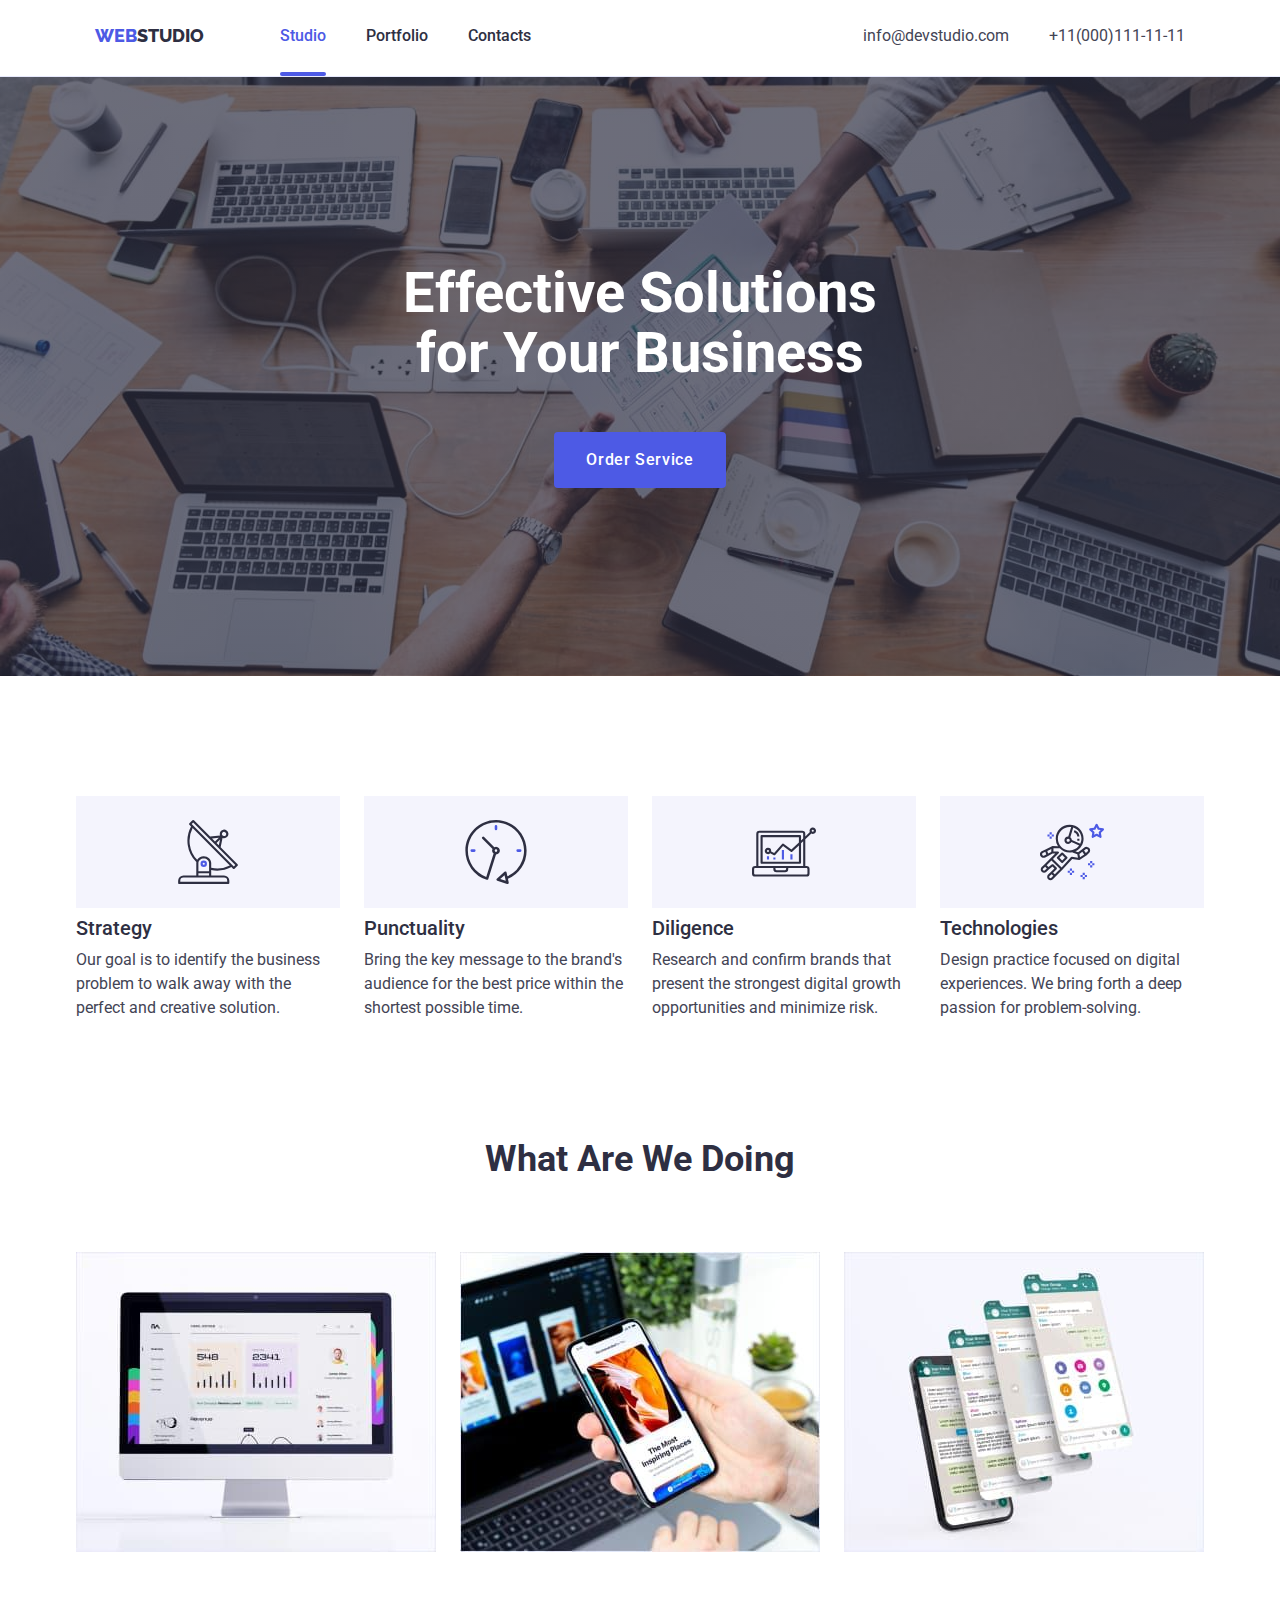
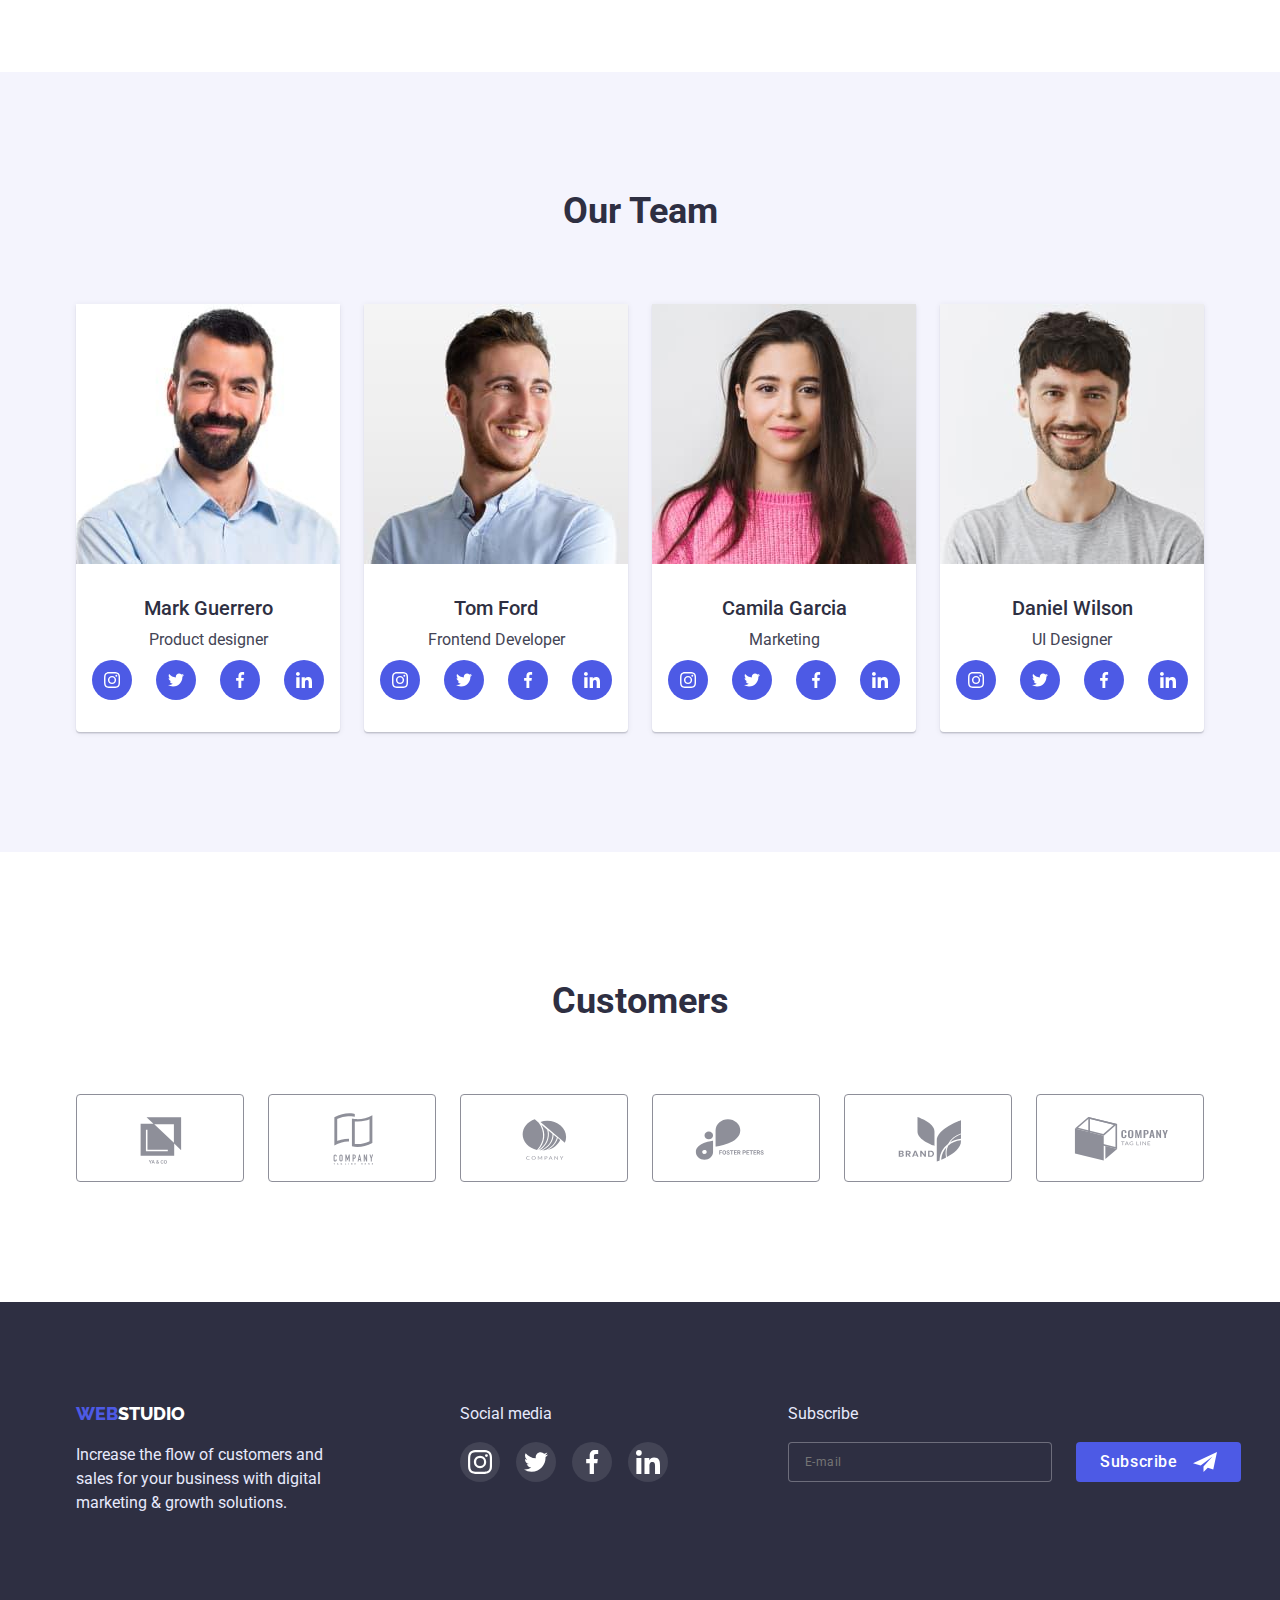
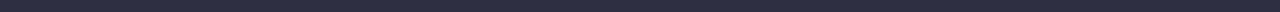
<file: index.html>
<!DOCTYPE html>
<html lang="en">
  <head>
    <meta charset="UTF-8">
    <meta http-equiv="X-UA-Compatible" content="IE=edge">
    <meta name="viewport" content="width=device-width, initial-scale=1.0">
    <title>Web-Studio</title>
<link href="https://cdn.jsdelivr.net/npm/modern-normalize@1.1.0/modern-normalize.min.css" rel="stylesheet">
    <link href="https://fonts.googleapis.com" rel="preconnect">
    <link href="https://fonts.gstatic.com" rel="preconnect" crossorigin>
    <link href="https://fonts.googleapis.com/css2?family=Raleway:wght@800&family=Roboto:wght@400;500;700;900&display=swap" rel="stylesheet">
    <link href="./css/styles.css" rel="stylesheet">
  </head>
  <body>
    <header class="section page-header">
      <div class="container header-container">
        <nav class="nav-header">
          <a class="logo-link" href="./index.html">WEB<span class="logo-dark">STUDIO</span>
          </a>
          <ul class="nav-header list">
            <li class="item">
              <a class="link nav current" href="./index.html">Studio</a></li>
            <li class="item">
              <a class="link nav" href="./portfolio.html">Portfolio</a>
            </li>
            <li class="item">
              <a class="link nav" href>Contacts</a></li>
          </ul>
        </nav>
        <address class="address-header">
          <ul class="list-address list">
            <li class="item">
              <a class="mail link" href="mailto:info@devstudio.com">info@devstudio.com</a>
            </li>
            <li class="item">
              <a class="phone-link" href="tel:+110001111111">+11(000)111-11-11</a>
            </li>
          </ul>
        </address>
      </div>
    </header>
    <main>
      <section class="section hero">
        <div class="container">
          <h1 class="hero-title">Effective Solutions <br> for Your Business</h1>
          <button class="btn hero-button pointer" type="button" data-modal-open>Order Service</button>
        </div>
      </section>
      <section class="section section-advantage">
        <div class="container">
          <h2 class="visually-hidden">Our advantage</h2>
          <ul class="list-advantage list">
            <li class="advantage-item icon-antenna">
              <svg class="feature-icon" width="64" height="64"><use href="./images2/icons.svg#icon-antenna"></use>
              </svg>
              <h3 class="list-title">Strategy</h3>
              <p class="list-text">
                Our goal is to identify the business problem to walk away with the
                perfect and creative solution.
              </p>
            </li>
            <li class="advantage-item icon-clock">
              <svg class="feature-icon" width="64" height="64"><use href="./images2/icons.svg#icon-clock"></use>
              </svg>
              <h3 class="list-title">Punctuality</h3>
              <p class="list-text">
                Bring the key message to the brand's audience for the best price
                within the shortest possible time.
              </p>
            </li>
            <li class="advantage-item icon-diagram">
              <svg class="feature-icon" width="64" height="64"><use href="./images2/icons.svg#icon-diagram"></use>
            </svg>
              <h3 class="list-title">Diligence</h3>
              <p class="list-text">
                Research and confirm brands that present the strongest digital
                growth opportunities and minimize risk.
              </p>
            </li>
            <li class="advantage-item icon-astronaut">
              <svg class="feature-icon" width="64" height="64"><use href="./images2/icons.svg#icon-astronaut"></use>
            </svg>
              <h3 class="list-title">Technologies</h3>
              <p class="list-text">
                Design practice focused on digital experiences. We bring forth a
                deep passion for problem-solving.
              </p>
            </li>
          </ul>
        </div>
      </section>
      <section class="section section-doing">
        <div class="container">
          <h2 class="section-title doing">What Are We Doing</h2>
          <ul class="list-doing list">
            <li class="doing img">
              <img src="./Images/img3.jpg" alt="Gadgets" width="360">
            </li>
            <li class="doing img">
              <img src="./Images/img2.jpg" alt="Gadgets" width="360">
            </li>
            <li class="doing img">
              <img src="./Images/img1.jpg" alt="Gadgets" width="360">
            </li>
          </ul>
        </div>
      </section>
      <section class="section section-team">
        <div class="container">
          <h2 class="section-title team">Our Team</h2>
          <ul class="team list">
            <li class="team-worker img">
              <img src="./Images/markguerrero.jpg" alt="Employee" width="264">
              <div class="team-content">
                <h3 class="worker">Mark Guerrero</h3>
                <p class="worker-title">Product designer</p>
                <ul class="social-list_team list">
                  <li class="social-list_icon_team"><a class="social-link" href>
                    <svg class="social-icon" width="16" height="16">
                      <use href="./images2/icons.svg#icon-instagram"></use>
                    </svg>
                  </a></li>
                  <li class="social-list_icon_team"><a class="social-link" href>
                    <svg class="social-icon" width="16" height="16">
                      <use href="./images2/icons.svg#icon-twitter"></use>
                    </svg>
                  </a></li>
                  <li class="social-list_icon_team"><a class="social-link" href>
                    <svg class="social-icon" width="16" height="16">
                      <use href="./images2/icons.svg#icon-facebook"></use>
                    </svg>
                  </a></li>
                  <li class="social-list_icon_team"><a class="social-link" href>
                    <svg class="social-icon" width="16" height="16">
                      <use href="./images2/icons.svg#icon-linkedin"></use>
                    </svg>
                  </a></li>
                </ul>
              </div>
            </li>
            <li class="team-worker img">
              <img src="./Images/tomford.jpg" alt="Employee" width="264">
              <div class="team-content">
                <h3 class="worker">Tom Ford</h3>
                <p class="worker-title">Frontend Developer</p>
                <ul class="social-list_team list">
                  <li class="social-list_icon_team"><a class="social-link" href>
                    <svg class="social-icon" width="16" height="16">
                      <use href="./images2/icons.svg#icon-instagram"></use>
                    </svg>
                  </a></li>
                  <li class="social-list_icon_team"><a class="social-link" href>
                    <svg class="social-icon" width="16" height="16">
                      <use href="./images2/icons.svg#icon-twitter"></use>
                    </svg>
                  </a>
                </li>
                  <li class="social-list_icon_team"><a class="social-link" href>
                    <svg class="social-icon" width="16" height="16">
                      <use href="./images2/icons.svg#icon-facebook"></use>
                    </svg>
                  </a>
                </li>
                  <li class="social-list_icon_team"><a class="social-link" href>
                    <svg class="social-icon" width="16" height="16">
                      <use href="./images2/icons.svg#icon-linkedin"></use>
                    </svg>
                  </a>
                </li>
                </ul>
              </div>
            </li>
            <li class="team-worker img">
              <img src="./Images/camilagarcia.jpg" alt="Employee" width="264">
              <div class="team-content">
                <h3 class="worker">Camila Garcia</h3>
                <p class="worker-title">Marketing</p>
                <ul class="social-list_team list">
                  <li class="social-list_icon_team"><a class="social-link" href>
                    <svg class="social-icon" width="16" height="16">
                      <use href="./images2/icons.svg#icon-instagram"></use>
                  </svg>
                  </a>
                  </li>
                  <li class="social-list_icon_team"><a class="social-link" href>
                    <svg class="social-icon" width="16" height="16">
                      <use href="./images2/icons.svg#icon-twitter"></use>
                    </svg>
                  </a>
                  </li>
                  <li class="social-list_icon_team"><a class="social-link" href>
                    <svg class="social-icon" width="16" height="16">
                      <use href="./images2/icons.svg#icon-facebook"></use>
                    </svg>
                  </a>
                  </li>
                  <li class="social-list_icon_team"><a class="social-link" href>
                    <svg class="social-icon" width="16" height="16">
                      <use href="./images2/icons.svg#icon-linkedin"></use>
                    </svg>
                  </a>
                  </li>
                </ul>
              </div>
            </li>
            <li class="team-worker img">
              <img src="./Images/danielwilson.jpg" alt="Employee" width="264">
              <div class="team-content">
                <h3 class="worker">Daniel Wilson</h3>
                <p class="worker-title">UI Designer</p>
                <ul class="social-list_team list">
                  <li class="social-list_icon_team"><a class="social-link" href>
                    <svg class="social-icon" width="16" height="16">
                      <use href="./images2/icons.svg#icon-instagram"></use>
                    </svg>
                  </a>
                  </li>
                  <li class="social-list_icon_team"><a class="social-link" href>
                    <svg class="social-icon" width="16" height="16">
                      <use href="./images2/icons.svg#icon-twitter"></use>
                    </svg>
                  </a>
                  </li>
                  <li class="social-list_icon_team"><a class="social-link" href>
                    <svg class="social-icon" width="16" height="16">
                      <use href="./images2/icons.svg#icon-facebook"></use>
                    </svg>
                  </a>
                  </li>
                  <li class="social-list_icon_team"><a class="social-link" href>
                    <svg class="social-icon" width="16" height="16">
                      <use href="./images2/icons.svg#icon-linkedin"></use>
                    </svg>
                  </a>
                  </li>
                </ul>
              </div>
            </li>
          </ul>
        </div>
      </section>
      <section class="section section-customers">
        <div class="container">
          <h2 class="section-title customers">Customers</h2>
          <ul class="list-customers list">
            <li class="customers-icon logo-one"><a class="customer-link" href>
              <svg class="customer-icon" width="104" height="56">
              <use href="./images2/icons.svg#icon-Logo1"></use>
            </svg></a>
          </li>
            <li class="customers-icon logo-two"><a class="customer-link" href>
              <svg class="customer-icon" width="104" height="56">
              <use href="./images2/icons.svg#icon-Logo2"></use>
            </svg></a>
          </li>
            <li class="customers-icon logo-three"><a class="customer-link" href>
              <svg class="customer-icon" width="104" height="56">
              <use href="./images2/icons.svg#icon-Logo3"></use>
            </svg></a>
          </li>
            <li class="customers-icon logo-four"><a class="customer-link" href>
              <svg class="customer-icon" width="104" height="56">
              <use href="./images2/icons.svg#icon-Logo4"></use>
            </svg></a>
          </li>
            <li class="customers-icon logo-five"><a class="customer-link" href>
              <svg class="customer-icon" width="104" height="56">
              <use href="./images2/icons.svg#icon-Logo5"></use>
            </svg></a>
          </li>
            <li class="customers-icon logo-six"><a class="customer-link" href>
              <svg class="customer-icon" width="104" height="56">
              <use href="./images2/icons.svg#icon-Logo6"></use>
            </svg></a>
          </li>
          </ul>

        </div>

      </section>
    </main>
    <footer class="section footer">
      <div class="container">
        <div class="wrapper">
          <div class="footer-cont">
            <a class="logo-link bottom" href="./index.html">WEB<span class="logo-light">STUDIO</span>
            </a>
            <p class="text">
              Increase the flow of customers and sales for your business with digital
              marketing & growth solutions.
            </p>
          </div>
          <div class="social-media icons">
            <p>Social media</p>
            <ul class="social-list list">
              <li class="social-list_icon">
                <a class="social-link_footer" href>
                  <svg class="social-icon_footer" width="24" height="24">
                      <use href="./images2/iconsfooter.svg#icon-instagramfooter"></use>
                    </svg></a>
              </li>
              <li class="social-list_icon">
                <a class="social-link_footer" href>
                  <svg class="social-icon_footer" width="24" height="24">
                      <use href="./images2/iconsfooter.svg#icon-twitterfooter"></use>
                    </svg></a>
              </li>
              <li class="social-list_icon">
                <a class="social-link_footer" href>
                  <svg class="social-icon_footer" width="24" height="24">
                      <use href="./images2/iconsfooter.svg#icon-facebookfooter"></use>
                    </svg></a>
              </li>
              <li class="social-list_icon">
                <a class="social-link_footer" href>
                  <svg class="social-icon_footer" width="24" height="24">
                      <use href="./images2/iconsfooter.svg#icon-linkedinfooter"></use>
                    </svg></a>
              </li>
            </ul>
          </div>
          <div class="subscribe">
            <p>Subscribe</p>
            <form class="subscribe-form" name="subscribe-form">
              <input class="email-input" type="email" name="user-email" id="user-email" 
              placeholder="E-mail" required>
            <div class="subscribe-icon">
              <button class="btn subscribe-button" type="submit">Subscribe</button>
              <svg class="icon-telegram" width="24" height="24">
                <use href="./images2/orders-icons.svg#icon-Telegram"></use>
              </svg>
            </div>
            </form>
          </div>
        </div>
      </div>
    </footer>
    <div class="backdrop is-hidden" data-modal>
            <div class="modal">
              <button class="btn modal-button" type="button" data-modal-close>
                <svg class="modal-icon" width="8px" height="8px">
                <use href="./images2/close-black.svg#icon-close-black-18dp"></use>
              </svg>
            </button>
            <p class="order-contacts">Leave your contacts and we will call you back</p>
            <form class="order_form" name="order-form">
              <label class="order-form-label" for="user-name">Name</label>
              <div class="order-form-group">
                <input class="order-form-field" type="text" name="user-name" id="user-name" required/>
                <svg class="order-form-icon" width="22" height="24">
                  <use href="./images2/orders-icons.svg#icon-person"></use>
                </svg>
              </div>
              <label class="order-form-label" for="user-phone">Phone</label>
              <div class="order-form-group">
                <input class="order-form-field" type="text" name="user-phone" id="user-phone" required/>
                <svg class="order-form-icon" width="18" height="24">
                  <use href="./images2/orders-icons.svg#icon-phone"></use>
                </svg>
              </div>
              <label class="order-form-label" for="user-mail">Email</label>
              <div class="order-form-group">
                <input class="order-form-field" type="text" name="user-mail" id="user-mail" required/>
                <svg class="order-form-icon" width="18" height="24">
                  <use href="./images2/orders-icons.svg#icon-email"></use>
                </svg>
              </div>
              <label class="order-form-label" for="user-comment">Comment</label>
              <textarea class="order-form-comment" name="user-comment" placeholder="Text input" id="user-comment"
               rows="6"></textarea>
              <div class="checkbox-field">
                <label class="order-agreement">
                    <input class="order-checkbox " type="checkbox" name="user-agreement"/>
                <span class="order-form-desc">
                  I accept the terms and conditions of the
                  <a class="order-link" href="">Privacy Policy</a>
                </span>
                </label>
              </div>
              <button class="btn button-send" type="submit">Send</button>
            </form>
            </div>
          </div>
     <script src="./js/modal.js"></script>     
  </body>
</html>
</file>
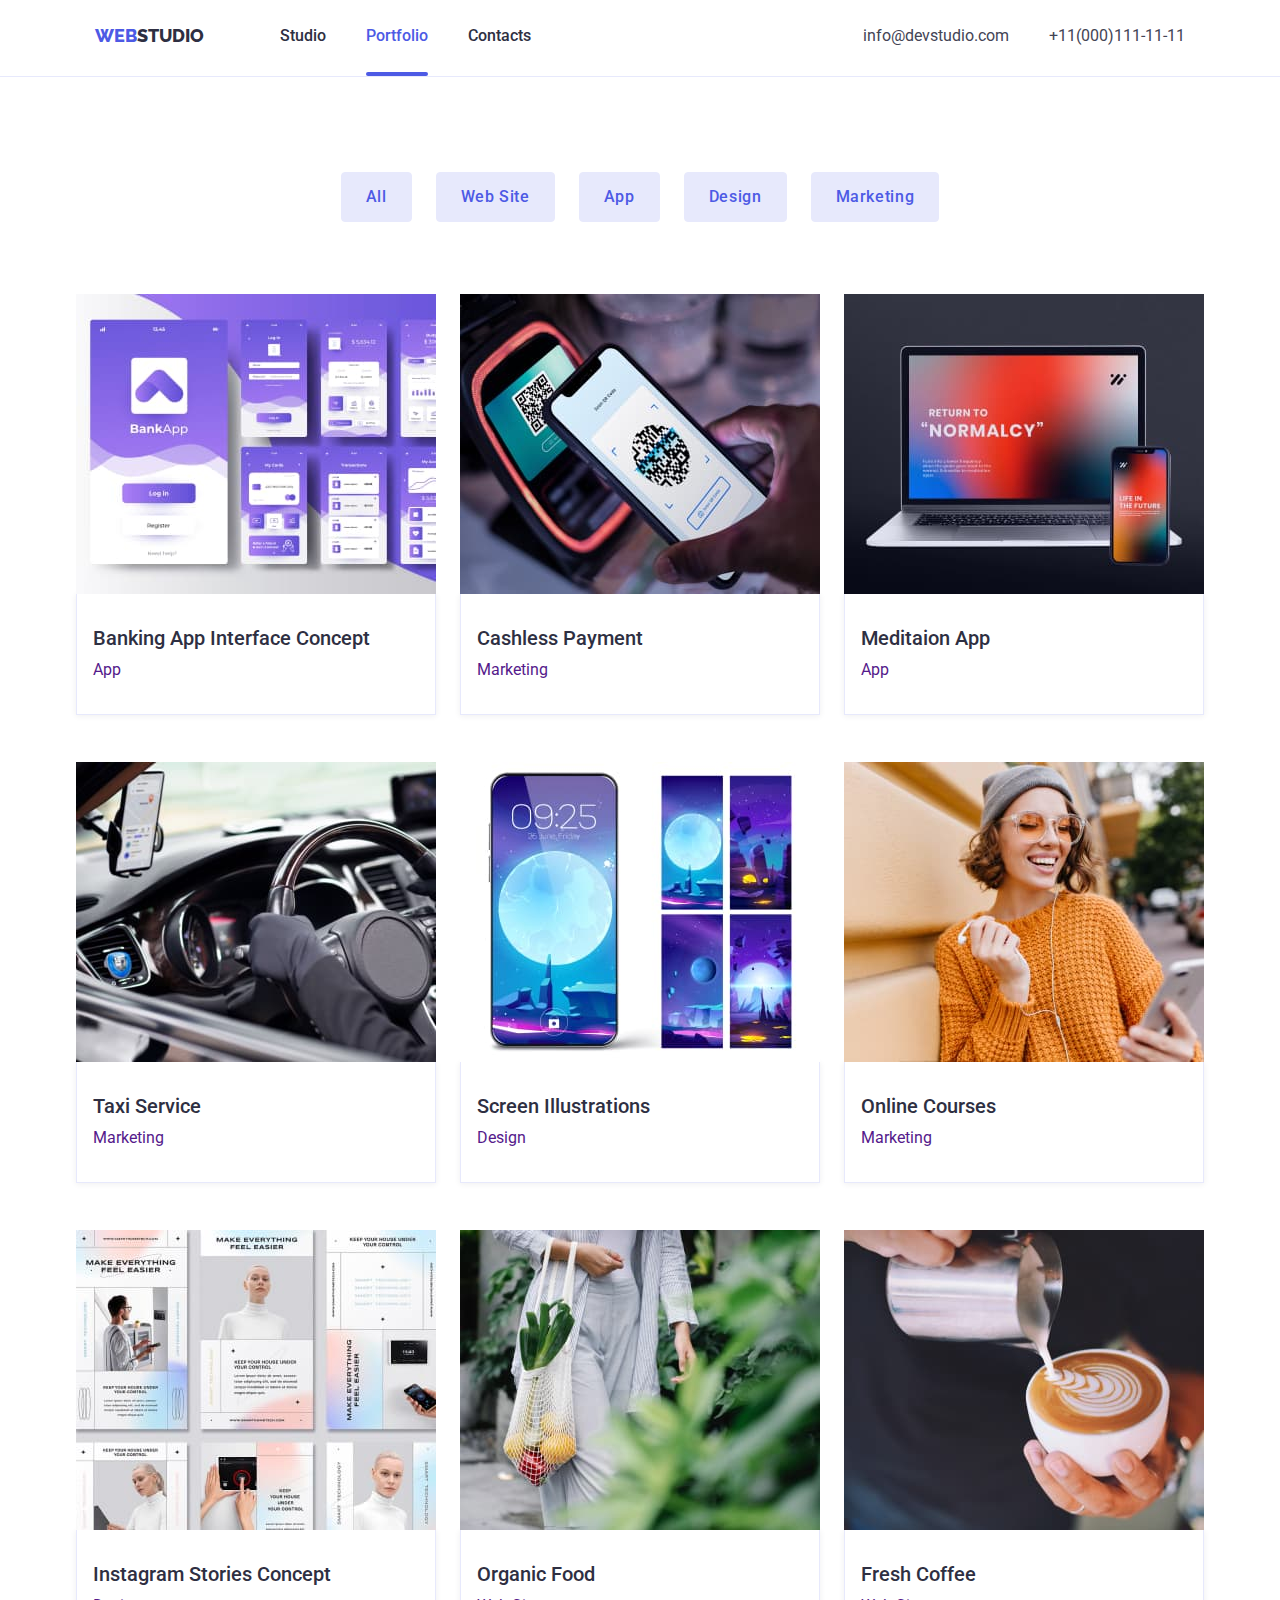
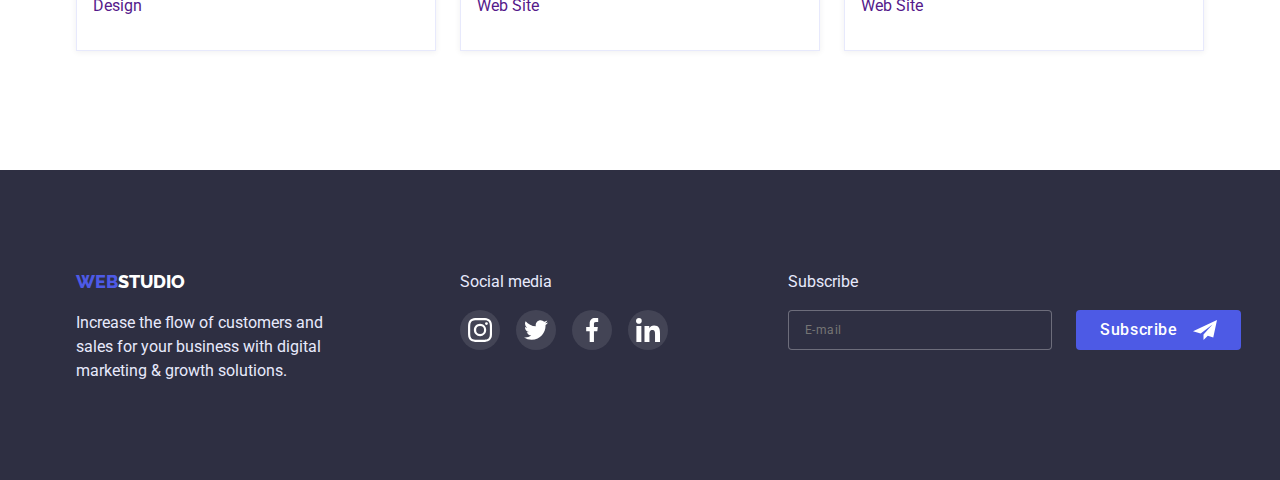
<file: portfolio.html>
<!DOCTYPE html>
<html lang="en">
  <head>
    <meta charset="UTF-8" />
    <meta http-equiv="X-UA-Compatible" content="IE=edge" />
    <meta name="viewport" content="width=device-width, initial-scale=1.0" />
    <title>Portfolio</title>
    <link
      rel="stylesheet"
      href="https://cdn.jsdelivr.net/npm/modern-normalize@1.1.0/modern-normalize.min.css"
    />
    <link rel="preconnect" href="https://fonts.googleapis.com" />
    <link rel="preconnect" href="https://fonts.gstatic.com" crossorigin />
    <link
      href="https://fonts.googleapis.com/css2?family=Raleway:wght@800&family=Roboto:wght@400;500;700&display=swap"
      rel="stylesheet"
    />
    <link rel="stylesheet" href="./css/styles.css" />
  </head>
  <body>
    <header class="section page-header">
      <div class="container header-container">
        <nav class="nav-header">
          <a class="logo-link" href="./index.html"
            >WEB<span class="logo-dark">STUDIO</span></a
          >
          <ul class="nav-header list">
            <li class="item"><a class="link nav" href="./index.html">Studio</a></li>
            <li class="item">
              <a class="link nav current" href="./portfolio.html">Portfolio</a>
            </li>
            <li class="item">
              <a class="link nav" href="">Contacts</a>
            </li>
          </ul>
        </nav>
        <address class="address-header">
          <ul class="list-address list">
            <li class="item">
              <a class="mail link" href="mailto:info@devstudio.com"
                >info@devstudio.com</a
              >
            </li>
            <li class="item">
              <a class="phone-link" href="tel:+110001111111">+11(000)111-11-11</a>
            </li>
          </ul>
        </address>
      </div>
    </header>
    <main>
      <section class="section portfolio-section">
        <div class="container">
          <h1 class="visually-hidden">Portfolio</h1>
          <ul class="btn-list list">
            <li class="btn-item">
              <button type="button" class="btn pointer">All</button>
            </li>
            <li class="btn-item">
              <button type="button" class="btn pointer">Web Site</button>
            </li>
            <li class="btn-item">
              <button type="button" class="btn pointer">App</button>
            </li>
            <li class="btn-item">
              <button type="button" class="btn pointer">Design</button>
            </li>
            <li class="btn-item">
              <button type="button" class="btn pointer">Marketing</button>
            </li>
          </ul>
          <ul class="list-portfolio list">
            <li class="portfolio-cards">
              <a class="link-cards" href="">
                <div class="link-cards-wrapper">
                  <img src="./images2/img.jpg" alt="Banking" width="360" />
                  <p class="overley">14 Stylish and User-Friendly App Design Concepts · Task Manager App · Calorie Tracker App · Exotic Fruit Ecommerce App · Cloud Storage App</p>
                </div>
                <div class="link-content">
                  <h2 class="apps">Banking App Interface Concept</h2>
                  <p class="img-title">App</p>
                </div>
              </a>
            </li>
            <li class="portfolio-cards">
              <a class="link-cards" href="">
                <div class="link-cards-wrapper">
                  <img src="./images2/imgsec.jpg" alt="Payment" width="360" />
                  <p class="overley">14 Stylish and User-Friendly App Design Concepts · Task Manager App · Calorie Tracker App · Exotic Fruit Ecommerce App · Cloud Storage App</p>
                </div>
                <div class="link-content">
                  <h2 class="apps">Cashless Payment</h2>
                  <p class="img-title">Marketing</p>
                </div>
              </a>
            </li>
            <li class="portfolio-cards">
              <a class="link-cards" href="">
                <div class="link-cards-wrapper">
                  <img src="./images2/imgth.jpg" alt="Meditation" width="360" />
                  <p class="overley">14 Stylish and User-Friendly App Design Concepts · Task Manager App · Calorie Tracker App · Exotic Fruit Ecommerce App · Cloud Storage App</p>
                </div>
                <div class="link-content">
                  <h2 class="apps">Meditaion App</h2>
                  <p class="img-title">App</p>
                </div>
              </a>
            </li>
            <li class="portfolio-cards">
              <a class="link-cards" href="">
                <div class="link-cards-wrapper">
                  <img src="./images2/imgfo.jpg" alt="Service" width="360" />
                  <p class="overley">14 Stylish and User-Friendly App Design Concepts · Task Manager App · Calorie Tracker App · Exotic Fruit Ecommerce App · Cloud Storage App</p>
                </div>
                <div class="link-content">
                  <h2 class="apps">Taxi Service</h2>
                  <p class="img-title">Marketing</p>
                </div>
              </a>
            </li>
            <li class="portfolio-cards">
              <a class="link-cards" href="">
                <div class="link-cards-wrapper">
                  <img src="./images2/imgfi.jpg" alt="Screen" width="360" />
                  <p class="overley">14 Stylish and User-Friendly App Design Concepts · Task Manager App · Calorie Tracker App · Exotic Fruit Ecommerce App · Cloud Storage App</p>
                </div>
                <div class="link-content">
                  <h2 class="apps">Screen Illustrations</h2>
                  <p class="img-title">Design</p>
                </div>
              </a>
            </li>
            <li class="portfolio-cards">
              <a class="link-cards" href="">
                <div class="link-cards-wrapper">
                  <img src="./images2/imgsix.jpg" alt="Courses" width="360" />
                  <p class="overley">14 Stylish and User-Friendly App Design Concepts · Task Manager App · Calorie Tracker App · Exotic Fruit Ecommerce App · Cloud Storage App</p>
                </div>
                <div class="link-content">
                  <h2 class="apps">Online Courses</h2>
                  <p class="img-title">Marketing</p>
                </div>
              </a>
            </li>
            <li class="portfolio-cards">
              <a class="link-cards" href="">
                <div class="link-cards-wrapper">
                  <img src="./images2/imgse.jpg" alt="Instagram" width="360" />
                  <p class="overley">14 Stylish and User-Friendly App Design Concepts · Task Manager App · Calorie Tracker App · Exotic Fruit Ecommerce App · Cloud Storage App</p>
                </div>
                <div class="link-content">
                  <h2 class="apps">Instagram Stories Concept</h2>
                  <p class="img-title">Design</p>
                </div>
              </a>
            </li>
            <li class="portfolio-cards">
              <a class="link-cards" href="">
                <div class="link-cards-wrapper">
                  <img src="./images2/imgei.jpg" alt="Food" width="360" />
                  <p class="overley">14 Stylish and User-Friendly App Design Concepts · Task Manager App · Calorie Tracker App · Exotic Fruit Ecommerce App · Cloud Storage App</p>
                </div>
                <div class="link-content">
                  <h2 class="apps">Organic Food</h2>
                  <p class="img-title">Web Site</p>
                </div>
              </a>
            </li>
            <li class="portfolio-cards">
              <a class="link-cards" href="">
                <div class="link-cards-wrapper">
                  <img src="./images2/imgni.jpg" alt="Coffee" width="360" />
                  <p class="overley">14 Stylish and User-Friendly App Design Concepts · Task Manager App · Calorie Tracker App · Exotic Fruit Ecommerce App · Cloud Storage App</p>
                </div>
                <div class="link-content">
                  <h2 class="apps">Fresh Coffee</h2>
                  <p class="img-title">Web Site</p>
                </div>
              </a>
            </li>
          </ul>
        </div>
      </section>
    </main>
    <footer class="section footer">
      <div class="container">
        <div class="wrapper">
          <div class="footer-cont">
            <a class="logo-link bottom" href="./index.html"
              >WEB<span class="logo-light">STUDIO</span></a
            >
            <p class="text">
              Increase the flow of customers and sales for your business with digital
              marketing & growth solutions.
            </p>
          </div>
          <div class="social-media icons">
            <p>Social media</p>
            <ul class="social-list list">
              <li class="social-list_icon">
                <a href="" class="social-link_footer"><svg class="social-icon_footer" width="24" height="24">
                      <use href="./images2/iconsfooter.svg#icon-instagramfooter"></use>
                    </svg></a>
              </li>
              <li class="social-list_icon">
                <a href="" class="social-link_footer"><svg class="social-icon_footer" width="24" height="24">
                      <use href="./images2/iconsfooter.svg#icon-twitterfooter"></use>
                    </svg></a>
              </li>
              <li class="social-list_icon">
                <a href="" class="social-link_footer"><svg class="social-icon_footer" width="24" height="24">
                      <use href="./images2/iconsfooter.svg#icon-facebookfooter"></use>
                    </svg></a>
              </li>
              <li class="social-list_icon">
                <a href="" class="social-link_footer"><svg class="social-icon_footer" width="24" height="24">
                      <use href="./images2/iconsfooter.svg#icon-linkedinfooter"></use>
                    </svg></a>
              </li>
            </ul>
          </div>
          <div class="subscribe">
            <p>Subscribe</p>
            <form class="subscribe-form" name="subscribe-form">
              <input class="email-input" type="email" name="user-email" id="user-email" placeholder="E-mail">
            <div class="subscribe-icon">
              <button class="btn subscribe-button" type="submit">Subscribe</button>
              <svg class="icon-telegram" width="24" height="24">
                <use href="./images2/orders-icons.svg#icon-Telegram"></use>
              </svg>
            </div>
            </form>
          </div>
        </div>
      </div>
        </div>
      </div>
    </footer>
  </body>
</html>
</file>
<file: css/styles.css>
:root {
--primary-text-color: #434455;
--title-text-color: #2E2F42;
--background-color: #FFFFFF;
--second-text-color: #ffffff;
--accent-color: #e7e9fc;
--primary-brand-color: #4d5ae5;
--pressed-state-color: #404bbf;
--succes-color: #32d0aa;
--succes-color-green: #31d0aa;
--subtle-text-color: #8e8f99;
--light-color: #f4f4fd;
--modal-overlay-color: #2e2f42;
--hero-background-color: #2e2f42;
/* --list-portfolio-gap: 24px;
--number: 3;
--n: 0; */
}
body {
    box-sizing: border-box;
    background-color: var(--background-color);
    color: var(--primary-text-color);
    font-size: 16px;
    font-family: Roboto, sans-serif;
    line-height: 1.5;
    padding-top: 76px;
}
.visually-hidden {
    position: absolute;
    overflow: hidden;
    clip: rect(0 0 0 0);
    width: 1px;
    height: 1px;
    margin: -1px;
    padding: 0;
    border: 0;
    white-space: nowrap;
    clip-path: inset(100%);
}
.section {
    padding-top: 120px;
    padding-bottom: 120px;
}
.container {
    width: 1158px;
    margin: 0 auto;
    padding-right: 15px;
    padding-left: 15px;
}
.list-advantage {
    display: flex;
    gap: 24px;
    justify-content: center;
}

/* .list-portfolio > .portfolio-cards {
    flex-basis: calc((100% - (var(--list-portfolio-gap) * var(--number -1))) / var(--number));
    margin-left: var(--list-portfolio-gap);
    margin-top: var(--list-portfolio-gap);
}  */

.list-doing {
    display: flex;
    gap: 24px;
    justify-content: center;
}
h1,
h2,
h3,
p {
margin-top: 0px;
margin-bottom: 0px;
}
ul {
    margin-top: 0px;
    margin-bottom: 0px;
    padding-left: 0px;
}
img {
    display: block;
    flex-wrap: wrap;
    max-width: 100%;
    height: auto;
} 
.page-header {
    position: fixed;
    top: 0;
    z-index: 100;
    width: 100%;
    margin: 0 auto;
    margin-top: 0px;
    margin-bottom: 0px;
    padding-top: 0px;
    padding-bottom: 0px;
    border-bottom: 1px solid var(--accent-color);
    background-color: var(--background-color);
    color: var(--title-text-color);
}
.list {
    list-style: none;
}
.team.list {
    display: flex;
    flex-wrap: wrap;
    gap: 24px;
    justify-content: center;
    text-align: center;
}
.team-worker {
    border-radius: 0px 0px 4px 4px;
    box-shadow: 0px 1px 6px rgba(46, 47, 66, 0.08), 0px 1px 1px rgba(46, 47, 66, 0.16), 0px 2px 1px rgba(46, 47, 66, 0.08);
}
/* .team-worker {
    flex-basis: calc((100% - (24px * 3)) / 4);
} */

.link.nav.current::after {
    content: '';
    position: absolute;
    display: block;
    width: 100%;
    height: 4px;
    background-color: var(--primary-brand-color);
    border-radius: 2px;
    bottom: 0px;
}
.link.nav {
    display: block;
    position: relative;
    color: var(--title-text-color);
    font-weight: 500;
    line-height: 1.5;
    padding-top: 24px;
    padding-bottom: 28px;
    text-decoration: none;
    transition-property: color;
    transition-duration: 250ms;
    transition-timing-function: cubic-bezier(0.4, 0, 0.2, 1);  
}

.logo-link,
.link-cards,
.link {
    text-decoration: none;
}
.link:hover,
.link:focus {
    color: var(--pressed-state-color);
}
.nav-header .link.current {
    color: var(--primary-brand-color);
}
.logo-link {
    padding-top: 24px;
    padding-bottom: 28px;
    color: var(--primary-brand-color);
    font-weight: 800;
    font-size: 18px;
    font-family: Raleway;
    line-height: 1.3;
}
.logo-dark {
    color: var(--title-text-color);
    font-weight: 800;
    font-size: 18px;
    font-family: Raleway;
    line-height: 1.3;
}
.nav-header {
    display: flex;
    align-items: center;
    color: var(--title-text-color);
    list-style: none;
    font-weight: 500;
    font-family: inherit;   
}

.nav-header .item:not(:last-child) {
    margin-right: 40px;  
}
.nav-header.list {
    margin-left: 76px;

}
.header-container {
    display: flex;
    justify-content: center;
    align-items: center;
    height: 76px;  
}
.address-header {
    margin-left: 332px;

}
.list-address {
    display: flex;
    align-items: center;
    justify-content: center;
    /* margin-left: 332px;  */
    /* padding-top: 24px;
    padding-bottom: 28px;  */
}
.item:not(:last-child) {
    margin-right: 40px;
}
.mail {
    display: block;
    padding-top: 24px;
    padding-bottom: 28px;
    color: var(--primary-text-color);
    font-style: normal;
    font-family: inherit;
    line-height: 1.5;
    text-decoration: none; 
}
.phone-link {
    display: block;
    padding-top: 24px;
    padding-bottom: 28px;
    color: var(--primary-text-color);
    font-style: normal;
    font-family: inherit;
    line-height: 1.5;
    text-decoration: none;
}
.hero-title {
    color: var(--second-text-color);
    font-weight: 700;
    font-style: normal;
    font-size: 56px;
    line-height: 1.07;
}
.hero {
    max-width: 1440px;
    margin: 0 auto;
    padding-top: 188px;
    padding-bottom: 188px;
    background-color: var(--title-text-color);
    
    background-image: linear-gradient(
    rgba(46, 47, 66, 0.7),
    rgba(46, 47, 66, 0.7)),
    url("../images2/people-office\ 1.jpg");
    /* background-size: auto; */
    background-position: center;
    background-repeat: no-repeat;
    text-align: center;      
}
.btn.hero-button {
    vertical-align: middle;
    min-width: 169px;
    height: 56px;
    margin-top: 48px;
    padding: 16px 32px;
    border: none;
    background-color: var(--primary-brand-color);
    color: var(--second-text-color);
    text-align: center;
    transition-property: background-color;
    transition-duration: 250ms;
    transition-timing-function: cubic-bezier(0.4, 0, 0.2, 1);   
}
.btn.one:hover, 
.btn.one:focus {   
background-color: var(--pressed-state-color);
}
.section-title {
    margin-bottom: 72px;
    padding-top: 0;
    color: var(--title-text-color);
    font-weight: 700;
    font-size: 36px;
    line-height: 1.11;
    text-align: center;    
}
.section-doing {
    padding-top: 0px;
}
.text {
    width: 264px;
    margin-top: 16px;
    margin-right: 0px;
}
.section-team {
    margin-bottom: 0px;
    padding-bottom: 120px;
    background-color: var(--light-color); 
}
.team > li {
    background-color: var(--background-color);
}
.worker {
    color: var(--title-text-color);
    font-weight: 500;
    font-size: 20px;
    line-height: 1.2;
}
.worker-title {
    margin-top: 8px;
    margin-bottom: 8px;
    text-align: center;  
}
.list-title {
margin-top: 8px;
margin-bottom: 8px;
color: var(--title-text-color);
font-weight: 500;
font-size: 20px;
line-height: 1.2;
}

.feature-icon {
    display: flex;
    width: 264px;
    height: 112px;
    padding: 24px 100px;
    background-color: var(--light-color);
}
.team-content {
    width: 264px;
    padding: 32px 16px;
}
.section-customers {
    padding-top: 130px;
}
.list-customers {
    display: flex;
    gap: 24px;
    justify-content: center;    
}  
.customer-link {
    display: flex;
    justify-content: center;
    align-items: center;
    width: 168px;
    height: 88px;
    padding: 16px 32px;
    border: 1px solid var(--subtle-text-color);
    border-radius: 4px;
    fill: var(--subtle-text-color);
    transition-property: border, fill;
    transition-duration: 250ms;
    transition-timing-function: cubic-bezier(0.4, 0, 0.2, 1);
} 
.customer-link:hover,
.customer-link:focus {
    border: 1px solid var(--pressed-state-color);
    fill: var(--pressed-state-color);
}
.footer {
    height: 310px;
    margin: 0 auto;
    padding-top: 100px;
    padding-bottom: 100px;
    background-color: var(--title-text-color);
    color: var(--accent-color);
}
.wrapper {
    display: flex;
    gap: 120px;
}
.social-list {
    display: flex;
    gap: 16px;
    justify-content: center;
    margin-top: 16px;
}
.social-list_team {
    display: flex;
    gap: 24px;
    justify-content: center;
}  
.social-link {
    display: flex;
    width: 40px;
    height: 40px;
    padding: 12px;
    border-radius: 50%;
    background-color: var(--primary-brand-color);
    fill: var(--background-color);
    transition-property: background-color;
    transition-duration: 250ms;
    transition-timing-function: cubic-bezier(0.4, 0, 0.2, 1);
}
.social-link:hover,
.social-link:focus {
    background-color: var(--pressed-state-color);
}
.social-link_footer {
    display: flex;
    width: 40px;
    height: 40px;
    padding: 8px;
    border-radius: 50%;
    background-color: var(--primary-text-color);
    fill: var(--background-color);
    transition-property: background-color;
    transition-duration: 250ms;
    transition-timing-function: cubic-bezier(0.4, 0, 0.2, 1);  
}
.social-link_footer:hover,
.social-link_footer:focus {
    background-color: var(--succes-color-green);
}
.email-input {
    display: block;
    width: 264px;
    height: 40px;
    border: 1px solid rgba(255, 255, 255, 0.3);
    outline: none;
    font-size: 12px;
    font-weight: 400;
    letter-spacing: 0.04em;
    color: rgba(255, 255, 255, 0.6);
    background-color: var(--hero-background-color);
    border-radius: 4px;
    box-shadow: rgba(0, 0, 0, 0.15);
    margin-right: 24px;
    padding-top: 8px;
    padding-bottom: 8px;
    padding-left: 16px;

}
.email-input:focus {
    border-color: var(--primary-brand-color);
    color: var(--hero-background-color);
    background-color: var(--background-color);
}
.subscribe-form {
    display: flex;
    justify-content: center;
    align-items: center;
    margin-top: 16px;
}
.subscribe-icon {
    position: relative;
    
}
.icon-telegram {
    position: absolute;
    top: 50%;
    right: 24px;
    transform: translateY(-50%);
}
.btn.subscribe-button {
    display: flex;
    justify-content: start;
    align-items: center;
    width: 165px;
    height: 40px;
    padding-left: 24px;
    border: none;
    color: var(--background-color);
    background-color: var(--primary-brand-color);   
}
.icon-telegram {
    fill: var(--background-color);
}

.backdrop {
position: fixed;
z-index: 1000;
top: 0;
left: 0;
width: 100%;
height: 100%;
background-color: rgba(46, 47, 66, 0.4);
transition: opacity 250ms,visibility 250ms;
}
.backdrop.is-hidden {
visibility: hidden;
opacity: 0;
pointer-events: none;
}
.backdrop.is-hidden .modal {
transform: translate(-50%, -50%);
opacity: 0;
transition-delay: 250ms;
}
.modal {
position: absolute;
top: 50%;
left: 50%;
padding-top: 72px;
padding-right: 24px;
padding-left: 24px;
padding-bottom: 24px;
transform: translate(-50%, -66%);
transition: transform 250ms;
transition-delay: 250ms;
width: 408px;
height: 584px;
border-radius: 4px;
background-color: var(--background-color);
box-shadow: 0px 2px rgba(0, 0, 0, 0.2),
 0px 1px rgba(0, 0, 0, 0.12), 0px 2px 1px rgba(0, 0, 0, 0.14);
}
.btn.modal-button {
position: absolute;
display: flex;
align-items: center;
justify-content: center;
padding: 0;
top: 24px;
right: 24px;
width: 24px;
height: 24px;
border-radius: 50%;
background-color: var(--accent-color);
border: 1px solid #0000001A;
transition-property: background-color, fill;
transition-duration: 250ms;
transition-timing-function: cubic-bezier(0.4, 0, 0.2, 1);
}
.btn.modal-button:hover,
.btn.modal-button:focus {
    fill: var(--background-color);
    background-color: var(--pressed-state-color);
}

.order-contacts {
    display: block;
    font-weight: 500;
    text-align: center;
    letter-spacing: 2%;
}
.order_form {
    display: flex;
    flex-direction: column;
    margin-top: 16px;
    
    
}
.order-form-label {
    display: block;
    font-weight: 400;
    font-size: 12px;
    line-height: 14.06px;
    margin-bottom: 4px;
    letter-spacing: 4%;
      
}
.order-form-group {
    position: relative;
    margin-bottom: 8px;
    
}
.order-form-field {
    display: block;
    width: 100%;
    height: 40px;
    border-radius: 4px;
    padding-top: 8px;
    padding-bottom: 8px;
    padding-left: 36px;
    border: 1px solid rgba(33, 33, 33, 0.2);
    outline: transparent;
    transition-property: border;
    transition-duration: 250ms;
    transition-timing-function: cubic-bezier(0.4, 0, 0.2, 1);
    
}
.order-form-field:focus {
    border: 1px solid var(--primary-brand-color);
}
.order-form-field:focus + .order-form-icon {
    fill: var(--primary-brand-color);
    transition-property: border;
    transition-duration: 250ms;
    transition-timing-function: cubic-bezier(0.4, 0, 0.2, 1);
}
.order-form-icon {
    position: absolute;
    top: 50%;
    transform: translateY(-50%);
    left: 16px;
    pointer-events: none;
}
.order-form-comment {
    display: block;
    width: 100%;
    height: 120px;
    border: 1px solid rgba(33, 33, 33, 0.2);
    border-radius: 4px;
    padding-top: 8px;
    padding-left: 16px;
    margin-bottom: 16px;
    font-size: 12px;
    outline: transparent;
    resize: none;
}
.order-form-comment:focus {
    border: 1px solid var(--primary-brand-color);
}
.order-agreement {
display: flex;
position: relative;
width: 100%;
justify-content: center;
align-items: center;
gap: 8px;
}
.order-checkbox {
display: inline-flex;
position: absolute;
appearance: none;
top: 0;
left: 0;
justify-content: center;
align-items: center;
width: 16px;
height: 16px;
border: 1.25px solid var(--hero-background-color);
border-radius: 2px;
background-image: url("data:image/svg+xml,%3Csvg xmlns='http://www.w3.org/2000/svg' viewBox='0 0 512 512'%3E%3C!--! Font Awesome Pro 6.3.0 by @fontawesome - https://fontawesome.com License - https://fontawesome.com/license (Commercial License) Copyright 2023 Fonticons, Inc. --%3E%3Cpath d='M470.6 105.4c12.5 12.5 12.5 32.8 0 45.3l-256 256c-12.5 12.5-32.8 12.5-45.3 0l-128-128c-12.5-12.5-12.5-32.8 0-45.3s32.8-12.5 45.3 0L192 338.7 425.4 105.4c12.5-12.5 32.8-12.5 45.3 0z' fill='%23fff'/%3E%3C/svg%3E");
background-repeat: no-repeat;
background-position: center;
background-size: 16px;
transition-property: background-color, border-color;
transition-duration: 250ms;
transition-timing-function: cubic-bezier(0.4, 0, 0.2, 1);
} 
.order-checkbox:checked {
    background-color: var(--primary-brand-color);
    border-color: var(--primary-brand-color);
} 

.order-form-desc {
font-weight: 400;
font-size: 12px;
line-height: 1.33;
letter-spacing: 0.04em;
margin-bottom: 24px;
/* margin-top: 16px; */
}
.order-link {
color: var(--primary-brand-color);
}
.btn.button-send {
display: block;
justify-content: center;
align-items: center;
margin: 0 auto;
width: 169px;
height: 56px;
padding: 0;
color: var(--background-color);
background-color: var(--primary-brand-color);
}

/* portfolio */
.btn {    
    display: inline-block;
    padding: 12px 24px;
    border: 1px solid var(--accent-color);
    border-radius: 4px;
    background-color: var(--accent-color);
    color: var(--primary-brand-color);
    font-weight: 500;
    font-size: 16px;
    font-family: Roboto;
    line-height: 1.5;
    letter-spacing: 0.04em;
    cursor: pointer;
    transition-property: background-color, color, box-shadow;
    transition-duration: 250ms;
    transition-timing-function: cubic-bezier(0.4, 0, 0.2, 1);
}
.btn:hover,
.btn:focus {
    background-color: var(--pressed-state-color);
    color: var(--second-text-color);
    box-shadow: 0px 2px rgba(46, 47, 66, 0.12),
    0px 2px rgba(46, 47, 66, 0.08), 0px 3px rgba(46, 47, 66, 0.01);
}
.btn-list {
    display: flex;
    justify-content: center;
    align-items: center;
    margin-bottom: 72px;
}
.btn-list > .btn-item:not(:last-child) {
    margin-right: 24px;
}
.logo-link.bottom {
    padding: 0;
    color: var(--primary-brand-color);
    font-weight: 800;
    font-size: 18px;
    font-family: Raleway;
    line-height: 1.3;   
}
.logo-light {
    color: var(--second-text-color);
    font-weight: 800;
    font-size: 18px;
    font-family: Raleway;
    line-height: 1.3;
}
.apps {
color: var(--title-text-color);
font-weight: 500;
font-size: 20px;
line-height: 1.2;
}
.img-title {
    margin-top: 8px;
}
.portfolio-section {
    padding-top: 96px;
    padding-bottom: 120px;
}
.link-content {
    padding-top: 32px;
    padding-bottom: 32px;
    padding-left: 16px;
    border: 1px solid var(--accent-color);
    border-top: none;
    box-shadow: 0px 1px 6px rgba(46, 47, 66, 0.08);
}
.list-portfolio {
    display: flex;
    flex-wrap: wrap;
    row-gap: 48px;
    column-gap: 24px;
}
.link-cards {
    display: block;
    
    width: 360px;
    height: 420px;
} 
.link-cards:hover,
.link-cards:focus {
    border: 0.5px solid var(--accent-color);
    box-shadow: 0px 2px rgba(46, 47, 66, 0.08),
    0px 1px rgba(46, 47, 66, 0.16),
    0px 1px rgba(46, 47, 66, 0.08);
}
.link-cards-wrapper {
    position: relative;
    overflow: hidden;

}
.overley {
display: block;
position: absolute;
left: 0;
top: 0;
width: 100%;
height: 100%;
padding-top: 40px;
padding-right: 32px;
padding-left: 32px;
padding-bottom: 164px;
color: var(--light-color);
background-color: var(--primary-brand-color);
overflow: hidden;
/* overflow: auto; */
transform: translate(0, 100%);
transition-property: transform;
transition-duration: 250ms;
transition-timing-function: cubic-bezier(0.4, 0, 0.2, 1);
transition-delay: 250ms;
}
.link-cards:hover .overley,
.link-cards:focus .overley {
    transform: translate(0, 0);
}
</file>
